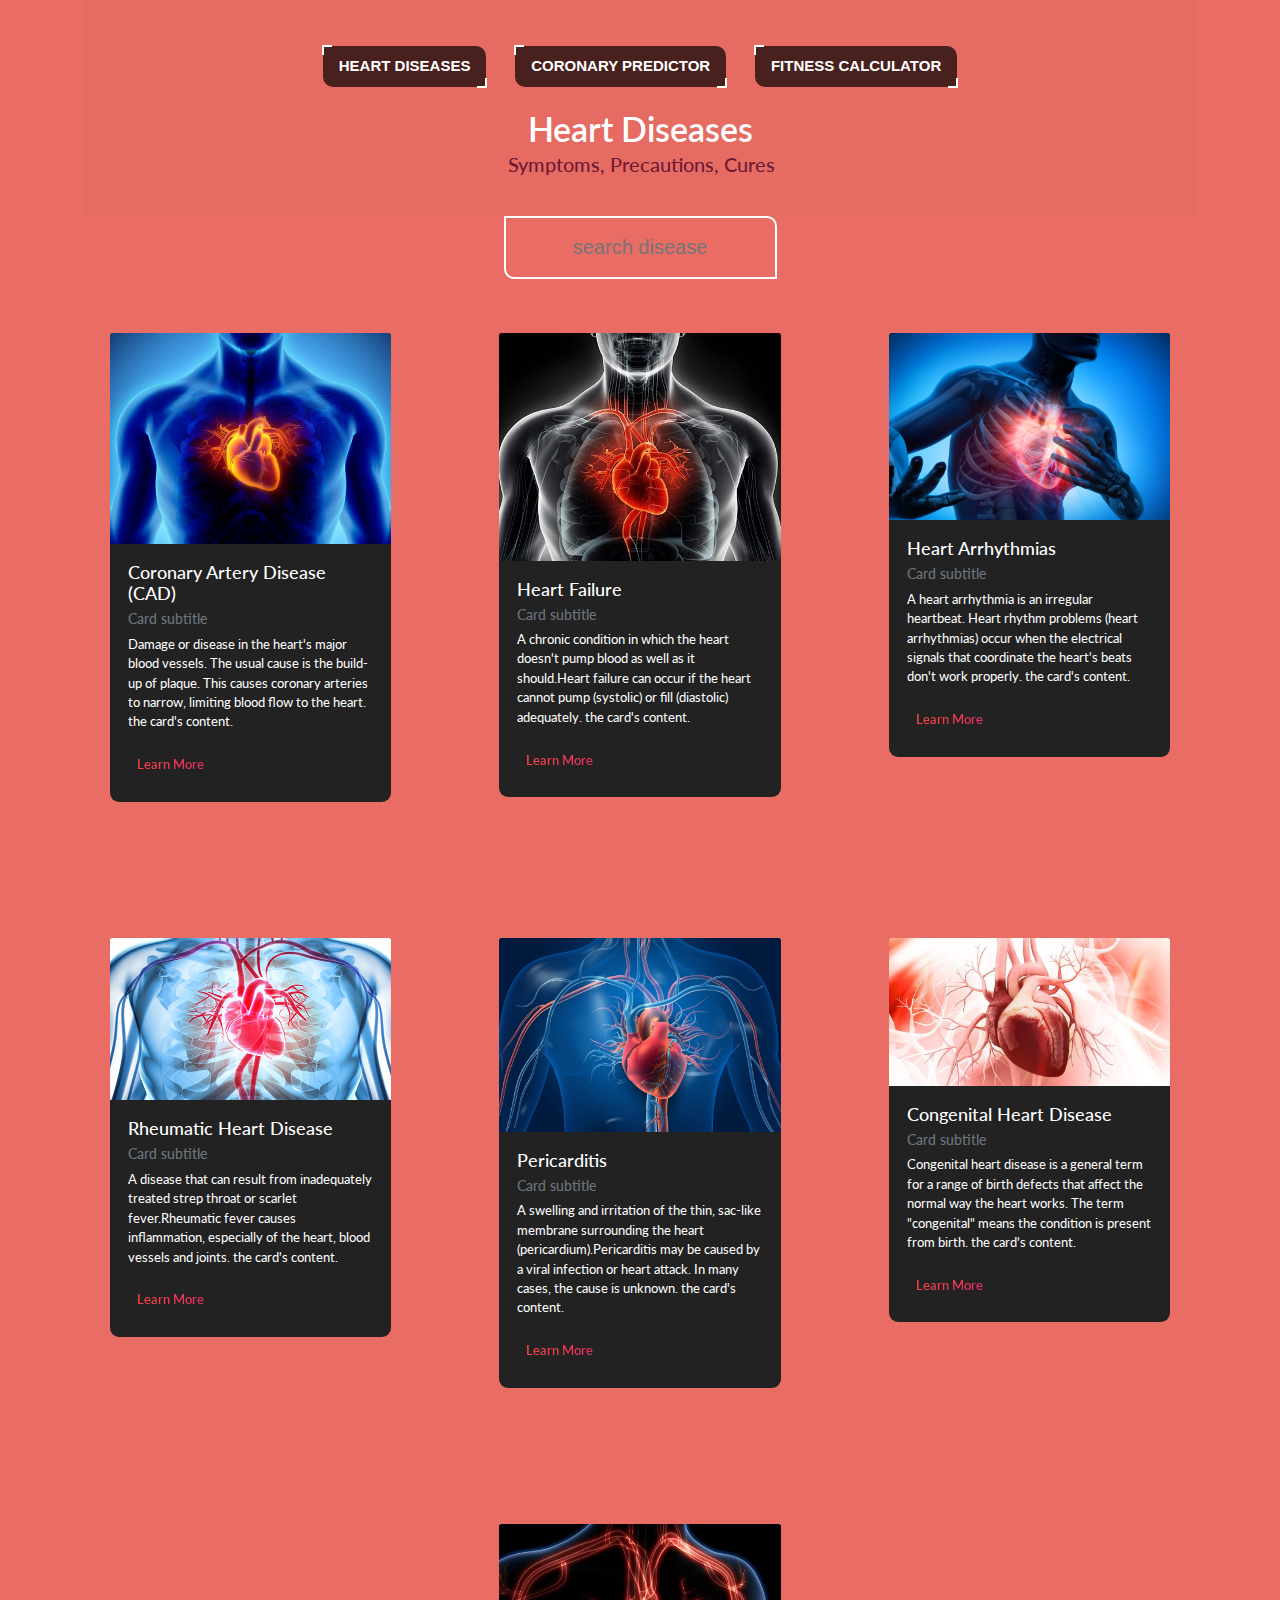
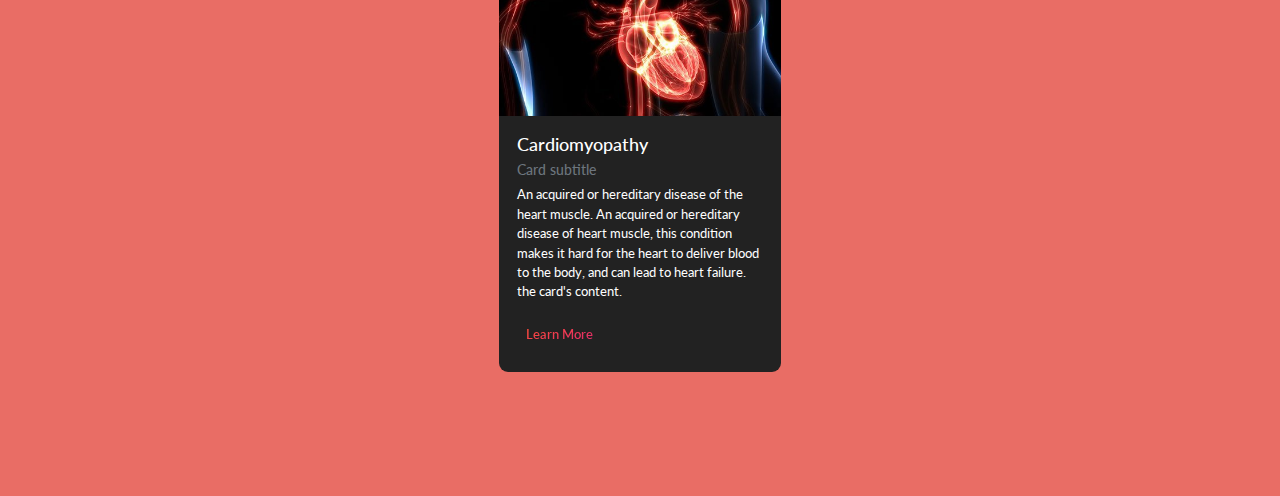
<file: index.html>
<!DOCTYPE html>
<html lang="en">

<head>
	<meta charset="UTF-8" />
	<meta name="viewport" content="width=device-width, initial-scale=1.0, maximum-scale=1.0, user-scalable=no">
	<link rel='stylesheet' href='https://cdnjs.cloudflare.com/ajax/libs/twitter-bootstrap/4.5.0/css/bootstrap.min.css'>
	<link rel="stylesheet" href="css/style.css">
	<link rel="icon" type="image/x-icon" href="img/favicon.png">
	<link rel="stylesheet" href="css/nav.css">
	<link rel="stylesheet" href="css/default.css">
	<title>Explore Disease</title>
</head>

<body>
	<div class="container">
		<header>
			<nav class="mobile-menu">
				<label for="show-menu" class="show-menu">
					<div class="lines"></div>
					<span style="color: #fff;">Heart Disease Prediction</span>
				</label>
				<input type="checkbox" id="show-menu">
				<ul class="nav_list" id="menu">
					<li class="nav_item"> <a href="index.html" class="nav_link active">Heart Diseases</a> </li>
					<li class="nav_item"> <a href="predictor.html" class="nav_link">Coronary Predictor</a> </li>
					<li class="nav_item"> <a href="calculator.html" class="nav_link">Fitness Calculator</a> </li>
				</ul>
			</nav>
			<h1>Heart Diseases</a><span>Symptoms, Precautions, Cures</span></h1>
		</header>

		<form id="live-search" action="" class="styled" method="post">
			<fieldset>
				<center>
					<input type="text" class="text-input" id="filter" placeholder="search disease" /> <span
						id="filter-count"></span>
				</center>
			</fieldset>
		</form>
	</div>
	<nav>
		<ul class="liveSearchBar">
			<li class="search">
				<div class="card"> <img src="img/cad.jpg" class="card-img-top" alt="...">
					<div class="card-body">
						<h5 class="card-title">Coronary Artery Disease (CAD)</h5>
						<h6 class="card-subtitle mb-2 text-muted">Card subtitle</h6>
						<p class="card-text">Damage or disease in the heart's major blood vessels.
							The usual cause is the build-up of plaque. This causes coronary arteries to narrow, limiting blood flow to the heart.
							the card's content.</p>
						<button class="modalbutton" href="#myModal1">Learn More</button>
			</li>
			<!-- The Modal -->
			<div id="myModal1" class="modal">
				<div class="modal-content">
					<div class="modal-header">
						<h2>Coronary Artery Disease (CAD)</h2> <span class="close"><b>×</b></span>
					</div>
					<div class="modal-body">
						<div class="symp">
							<h4>Symptoms</h4>
							<p>Chest pain or discomfort (angina)</p>
							<p>Weakness, light-headedness, nausea (feeling sick to your stomach), or a cold sweat.</p>
							<p>Pain or discomfort in the arms or shoulder.</p>
							<p>Shortness of breath.</p>
						</div>
						<div class="prec">
							<h4>Precautions</h4>
							<p>Lose weight.</p>
							<p>Lower blood pressure.</p>
							<p>Limit alcohol.</p>
							<p>Keep blood sugar under control.</p>
							<p>Reduce stress.</p>
						</div>
						<div class="hosp">
							<h4>Best Hospital in India</h4>
							<p>
								<iframe src="https://www.google.com/maps/embed?pb=!1m18!1m12!1m3!1d3666.923661029579!2d77.45598261419958!3d23.20945251514351!2m3!1f0!2f0!3f0!3m2!1i1024!2i768!4f13.1!3m3!1m2!1s0x397c43cd5a97dbd7%3A0xdbdb9ed3ed5b48c0!2sAll%20India%20Institute%20of%20Medical%20Science%20(AIIMS)%20Hospital!5e0!3m2!1sen!2sin!4v1650516600936!5m2!1sen!2sin" width="400" height="250" style="border:0;" allowfullscreen="" loading="lazy" referrerpolicy="no-referrer-when-downgrade"></iframe>
							</p>
						</div>
					</div>
				</div>
			</div>
			<li class="search">
				<div class="card"> <img src="img/heartfailure.jpg" class="card-img-top" alt="...">
					<div class="card-body">
						<h5 class="card-title">Heart Failure</h5>
						<h6 class="card-subtitle mb-2 text-muted">Card subtitle</h6>
						<p class="card-text">A chronic condition in which the heart doesn't pump blood as well as it should.Heart failure can occur if the heart cannot pump (systolic) or fill (diastolic) adequately.
							
							the card's content.</p>
						<button class="modalbutton" href="#myModal2">Learn More</button>
			</li>
			<!-- The Modal -->
			<div id="myModal2" class="modal">
				<div class="modal-content">
					<div class="modal-header">
						<h2>Heart Failure</h2> <span class="close"><b>×</b></span>
					</div>
					<div class="modal-body">
						<div class="symp">
							<h4>Symptoms</h4>
							<p>Chest pain or discomfort (angina)</p>
							<p>Weakness, light-headedness, nausea (feeling sick to your stomach), or a cold sweat.</p>
							<p>Pain or discomfort in the arms or shoulder.</p>
							<p>Shortness of breath.</p>
						</div>
						<div class="prec">
							<h4>Precautions</h4>
							<p>Lose weight.</p>
							<p>Lower blood pressure.</p>
							<p>Limit alcohol.</p>
							<p>Keep blood sugar under control.</p>
							<p>Reduce stress.</p>
						</div>
						<div class="hosp">
							<h4>Best Hospital in India</h4>
							<p>
								<iframe src="https://www.google.com/maps/embed?pb=!1m18!1m12!1m3!1d117289.27504106238!2d77.23803675820317!3d23.268915699999997!2m3!1f0!2f0!3f0!3m2!1i1024!2i768!4f13.1!3m3!1m2!1s0x397c676cfee9f67d%3A0x6b7522bbea93dd93!2sChirayu%20Medical%20College%20%26%20Hospital!5e0!3m2!1sen!2sin!4v1650516816257!5m2!1sen!2sin" width="400" height="250" style="border:0;" allowfullscreen="" loading="lazy" referrerpolicy="no-referrer-when-downgrade"></iframe>
							</p>
						</div>
					</div>
				</div>
			</div>
			<li class="search">
				<div class="card"> <img src="img/Arrhythmias.jpg" class="card-img-top" alt="...">
					<div class="card-body">
						<h5 class="card-title">Heart Arrhythmias</h5>
						<h6 class="card-subtitle mb-2 text-muted">Card subtitle</h6>
						<p class="card-text">A heart arrhythmia is an irregular heartbeat. Heart rhythm problems (heart arrhythmias) occur when the electrical signals that coordinate the heart's beats don't work properly.
							the card's content.</p>
						<button class="modalbutton" href="#myModal3">Learn More</button>
			</li>
			<!-- The Modal -->
			<div id="myModal3" class="modal">
				<div class="modal-content">
					<div class="modal-header">
						<h2>Heart Arrhythmias</h2> <span class="close"><b>×</b></span>
					</div>
					<div class="modal-body">
						<div class="symp">
							<h4>Symptoms</h4>
							<p>Chest pain or discomfort (angina)</p>
							<p>Weakness, light-headedness, nausea (feeling sick to your stomach), or a cold sweat.</p>
							<p>Pain or discomfort in the arms or shoulder.</p>
							<p>Shortness of breath.</p>
						</div>
						<div class="prec">
							<h4>Precautions</h4>
							<p>Lose weight.</p>
							<p>Lower blood pressure.</p>
							<p>Limit alcohol.</p>
							<p>Keep blood sugar under control.</p>
							<p>Reduce stress.</p>
						</div>
						<div class="hosp">
							<h4>Best Hospital in India</h4>
							<p>
								<iframe src="https://www.google.com/maps/embed?pb=!1m18!1m12!1m3!1d241522.05828000527!2d72.68736041640626!3d18.941033999999995!2m3!1f0!2f0!3f0!3m2!1i1024!2i768!4f13.1!3m3!1m2!1s0x3be7d1e00d250293%3A0xfebacae0844e5091!2sBombay%20Hospital%20%26%20Medical%20Research%20Centre!5e0!3m2!1sen!2sin!4v1650517066229!5m2!1sen!2sin" width="400" height="250" style="border:0;" allowfullscreen="" loading="lazy" referrerpolicy="no-referrer-when-downgrade"></iframe>
							</p>
						</div>
					</div>
				</div>
			</div>
			<li class="search">
				<div class="card"> <img src="img/Rheumatic.jpg" class="card-img-top" alt="...">
					<div class="card-body">
						<h5 class="card-title">Rheumatic Heart Disease</h5>
						<h6 class="card-subtitle mb-2 text-muted">Card subtitle</h6>
						<p class="card-text">A disease that can result from inadequately treated strep throat or scarlet fever.Rheumatic fever causes inflammation, especially of the heart, blood vessels and joints.
							the card's content.</p>
						<button class="modalbutton" href="#myModal4">Learn More</button>
			</li>
			<!-- The Modal -->
			<div id="myModal4" class="modal">
				<div class="modal-content">
					<div class="modal-header">
						<h2>Rheumatic Heart Disease</h2> <span class="close"><b>×</b></span>
					</div>
					<div class="modal-body">
						<div class="symp">
							<h4>Symptoms</h4>
							<p>Chest pain or discomfort (angina)</p>
							<p>Weakness, light-headedness, nausea (feeling sick to your stomach), or a cold sweat.</p>
							<p>Pain or discomfort in the arms or shoulder.</p>
							<p>Shortness of breath.</p>
						</div>
						<div class="prec">
							<h4>Precautions</h4>
							<p>Lose weight.</p>
							<p>Lower blood pressure.</p>
							<p>Limit alcohol.</p>
							<p>Keep blood sugar under control.</p>
							<p>Reduce stress.</p>
						</div>
						<div class="hosp">
							<h4>Best Hospital in India</h4>
							<p>
								<iframe src="https://www.google.com/maps/embed?pb=!1m18!1m12!1m3!1d235589.83858608032!2d75.71436601640625!3d22.6876476!2m3!1f0!2f0!3f0!3m2!1i1024!2i768!4f13.1!3m3!1m2!1s0x3962fd072fc57783%3A0x87cd7c50fde2db84!2sChoithram%20Hospital%20and%20Research%20Centre!5e0!3m2!1sen!2sin!4v1650517184687!5m2!1sen!2sin" width="600" height="450" style="border:0;" allowfullscreen="" loading="lazy" referrerpolicy="no-referrer-when-downgrade"></iframe>
							</p>
						</div>
					</div>
				</div>
			</div>
			<li class="search">
				<div class="card"> <img src="img/Pericarditis.jpg" class="card-img-top" alt="...">
					<div class="card-body">
						<h5 class="card-title">Pericarditis</h5>
						<h6 class="card-subtitle mb-2 text-muted">Card subtitle</h6>
						<p class="card-text">A swelling and irritation of the thin, sac-like membrane surrounding the heart (pericardium).Pericarditis may be caused by a viral infection or heart attack. In many cases, the cause is unknown.
							the card's content.</p>
						<button class="modalbutton" href="#myModal5">Learn More</button>
			</li>
			<!-- The Modal -->
			<div id="myModal5" class="modal">
				<div class="modal-content">
					<div class="modal-header">
						<h2>Pericarditis</h2> <span class="close"><b>×</b></span>
					</div>
					<div class="modal-body">
						<div class="symp">
							<h4>Symptoms</h4>
							<p>Chest pain or discomfort (angina)</p>
							<p>Weakness, light-headedness, nausea (feeling sick to your stomach), or a cold sweat.</p>
							<p>Pain or discomfort in the arms or shoulder.</p>
							<p>Shortness of breath.</p>
						</div>
						<div class="prec">
							<h4>Precautions</h4>
							<p>Lose weight.</p>
							<p>Lower blood pressure.</p>
							<p>Limit alcohol.</p>
							<p>Keep blood sugar under control.</p>
							<p>Reduce stress.</p>
						</div>
						<div class="hosp">
							<h4>Best Hospital in India</h4>
							<p>
								<iframe src="https://www.google.com/maps/embed?pb=!1m18!1m12!1m3!1d120695.3663901103!2d72.88113519585944!3d19.03160683899476!2m3!1f0!2f0!3f0!3m2!1i1024!2i768!4f13.1!3m3!1m2!1s0x3be7cf5cb4cef931%3A0xa39dd0076d8dbb5e!2sTata%20Memorial%20Hospital!5e0!3m2!1sen!2sin!4v1650517534668!5m2!1sen!2sin" width="400" height="250" style="border:0;" allowfullscreen="" loading="lazy" referrerpolicy="no-referrer-when-downgrade"></iframe>
							</p>
						</div>
					</div>
				</div>
			</div>
			<li class="search">
				<div class="card"> <img src="img/chd.jpg" class="card-img-top" alt="...">
					<div class="card-body">
						<h5 class="card-title">Congenital Heart Disease</h5>
						<h6 class="card-subtitle mb-2 text-muted">Card subtitle</h6>
						<p class="card-text">Congenital heart disease is a general term for a range of birth defects that affect the normal way the heart works. The term "congenital" means the condition is present from birth. 
							the card's content.</p>
						<button class="modalbutton" href="#myModal6">Learn More</button>
			</li>
			<!-- The Modal -->
			<div id="myModal6" class="modal">
				<div class="modal-content">
					<div class="modal-header">
						<h2>Congenital Heart Disease</h2> <span class="close"><b>×</b></span>
					</div>
					<div class="modal-body">
						<div class="symp">
							<h4>Symptoms</h4>
							<p>Chest pain or discomfort (angina)</p>
							<p>Weakness, light-headedness, nausea (feeling sick to your stomach), or a cold sweat.</p>
							<p>Pain or discomfort in the arms or shoulder.</p>
							<p>Shortness of breath.</p>
						</div>
						<div class="prec">
							<h4>Precautions</h4>
							<p>Lose weight.</p>
							<p>Lower blood pressure.</p>
							<p>Limit alcohol.</p>
							<p>Keep blood sugar under control.</p>
							<p>Reduce stress.</p>
						</div>
						<div class="hosp">
							<h4>Best Hospital in India</h4>
							<p>
								<iframe src="https://www.google.com/maps/embed?pb=!1m18!1m12!1m3!1d121048.8192093511!2d73.74931703753448!3d18.53904000596947!2m3!1f0!2f0!3f0!3m2!1i1024!2i768!4f13.1!3m3!1m2!1s0x3bc2c080b5a1ac0b%3A0xdfdf8b393abef469!2sDeccan%20Hardikar%20Hospital.!5e0!3m2!1sen!2sin!4v1650517668479!5m2!1sen!2sin" width="400" height="250" style="border:0;" allowfullscreen="" loading="lazy" referrerpolicy="no-referrer-when-downgrade"></iframe>
							</p>
						</div>
					</div>
				</div>
			</div>
			<li class="search">
				<div class="card"> <img src="img/cardiomyopathy.jpg" class="card-img-top" alt="...">
					<div class="card-body">
						<h5 class="card-title">Cardiomyopathy</h5>
						<h6 class="card-subtitle mb-2 text-muted">Card subtitle</h6>
						<p class="card-text">An acquired or hereditary disease of the heart muscle.
							An acquired or hereditary disease of heart muscle, this condition makes it hard for the heart to deliver blood to the body, and can lead to heart failure.
							the card's content.</p>
						<button class="modalbutton" href="#myModal7">Learn More</button>
			</li>
			<!-- The Modal -->
			<div id="myModal7" class="modal">
				<div class="modal-content">
					<div class="modal-header">
						<h2>Cardiomyopathy</h2> <span class="close"><b>×</b></span>
					</div>
					<div class="modal-body">
						<div class="symp">
							<h4>Symptoms</h4>
							<p>Chest pain or discomfort (angina)</p>
							<p>Weakness, light-headedness, nausea (feeling sick to your stomach), or a cold sweat.</p>
							<p>Pain or discomfort in the arms or shoulder.</p>
							<p>Shortness of breath.</p>
						</div>
						<div class="prec">
							<h4>Precautions</h4>
							<p>Lose weight.</p>
							<p>Lower blood pressure.</p>
							<p>Limit alcohol.</p>
							<p>Keep blood sugar under control.</p>
							<p>Reduce stress.</p>
						</div>
						<div class="hosp">
							<h4>Best Hospital in India</h4>
							<p>
								<iframe src="https://www.google.com/maps/embed?pb=!1m18!1m12!1m3!1d7961651.828582592!2d73.066627925!3d13.002184899999996!2m3!1f0!2f0!3f0!3m2!1i1024!2i768!4f13.1!3m3!1m2!1s0x3bae3d9b1881ccf5%3A0x99e927bc3d89ce3c!2sFortis%20Hospital%20Rajajinagar%20%7C%20Best%20Hospital%20in%20Bangalore%2C%20Karnataka!5e0!3m2!1sen!2sin!4v1650517801290!5m2!1sen!2sin" width="400" height="250" style="border:0;" allowfullscreen="" loading="lazy" referrerpolicy="no-referrer-when-downgrade"></iframe>
							</p>
						</div>
					</div>
				</div>
			</div>
		</ul>
	</nav>
	<p id="cond" style="display: flex; 
         justify-content: center; 
         margin-top: 3vh; 
         font-size: 3vh;
         font-weight: 600;">
	</p>

	<!-- Scripts -->
	<!-- <script src='https://cdnjs.cloudflare.com/ajax/libs/twitter-bootstrap/4.5.2/js/bootstrap.min.js'></script> -->
	<script src='https://cdnjs.cloudflare.com/ajax/libs/jquery/3.5.1/jquery.min.js'></script>
	<script src='https://cdnjs.cloudflare.com/ajax/libs/popper.js/2.5.2/umd/popper.min.js'></script>
	<script src='https://ajax.googleapis.com/ajax/libs/jquery/1.11.3/jquery.min.js'></script>
	<script src="js/custom.js"></script>
	<script src="js/search.js"></script>
</body>

</html>
</file>
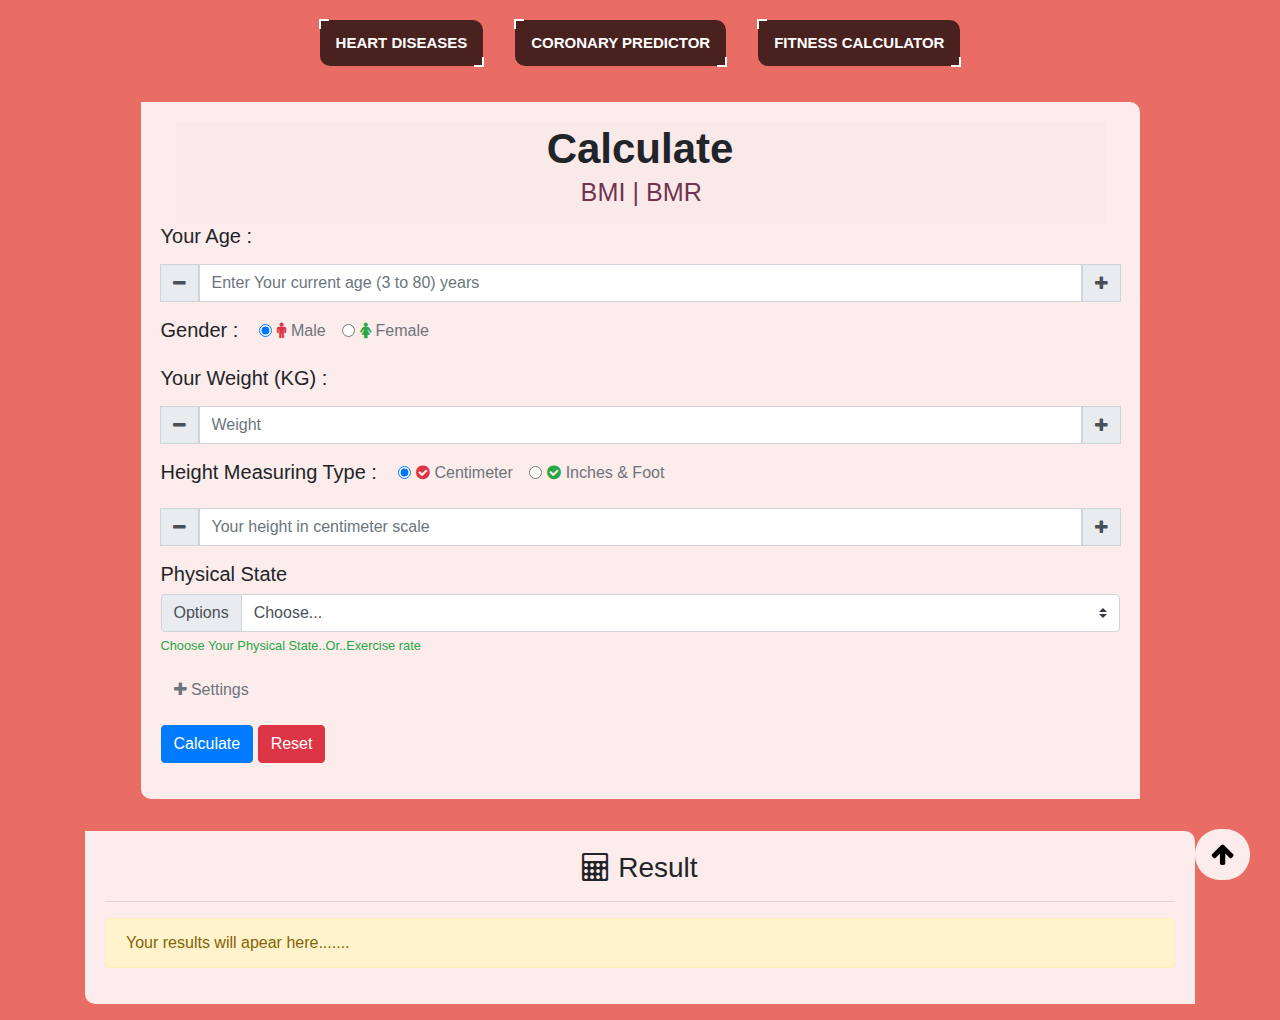
<file: calculator.html>
<!doctype html>
<html lang="en">

<head>
    <!-- Required meta tags -->
    <meta charset="utf-8">
    <meta name="viewport" content="width=device-width, initial-scale=1, shrink-to-fit=no">
    <link rel="stylesheet" href="https://stackpath.bootstrapcdn.com/bootstrap/4.5.2/css/bootstrap.min.css"
        integrity="sha384-JcKb8q3iqJ61gNV9KGb8thSsNjpSL0n8PARn9HuZOnIxN0hoP+VmmDGMN5t9UJ0Z" crossorigin="anonymous">
    <link rel="stylesheet" href="https://cdnjs.cloudflare.com/ajax/libs/font-awesome/4.7.0/css/font-awesome.min.css">
    <link rel="stylesheet" href="css/healthcalculator.css">
    <link rel="stylesheet" href="css/nav.css">
    <link rel="icon" type="image/x-icon" href="img/favicon.png">
    <title>Health Calculator</title>
</head>

<body>
    <header>
        <nav class="mobile-menu">
            <label for="show-menu" class="show-menu">
                <div class="lines"></div>
                <span style="color: #fff;">Heart Disease Prediction</span>
            </label>
            <input type="checkbox" id="show-menu">
            <ul class="nav_list" id="menu">
                <li class="nav_item"> <a href="index.html" class="nav_link active">Heart Diseases</a> </li>
                <li class="nav_item"> <a href="predictor.html" class="nav_link">Coronary Predictor</a> </li>
                <li class="nav_item"> <a href="calculator.html" class="nav_link">Fitness Calculator</a> </li>
            </ul>
        </nav>
    </header>
    <!-- !Scroll top button -->
    <button id="topBtn" title="Go to top"><i class="fa fa-arrow-up"></i></button>
    <form id="inputForm">
        <div class="container d-flex justify-content-center align-content-center flex-column flex-wrap">
            <div class="card my-3 box-shadow">
                <div class="card-body">
                    <div class="container demo-1">
                        <header style="padding: 0px;">
                            <h1>Calculate</a><span>BMI | BMR</span></h1>
                        </header>
                    </div>
                    <!-- Toggle switch -->
                    <!-- !Input for Age -->
                    <div id="ageBox">
                        <h5 class="card-title">Your Age : </h5>
                        <div class="input-group mb-3 my-3">
                            <div class="input-group-append valChanger">
                                <span class="input-group-text" style="cursor: pointer;"
                                    onclick="document.getElementById('inputAge').value--"><i
                                        class="fa fa-minus"></i></span>
                            </div>
                            <input type="number" class="form-control"
                                placeholder="Enter Your current age (3 to 80) years" id="inputAge" min="3" max="80"
                                aria-label="Age" required>
                            <div class="input-group-prepend valChanger">
                                <span class="input-group-text" style="cursor: pointer;"
                                    onclick="document.getElementById('inputAge').value++"><i
                                        class="fa fa-plus"></i></span>
                            </div>
                        </div>
                    </div>
                    <!-- !Input for Gender -->
                    <div class="my-3 mx-auto d-block" aria-required="true" id="gender">
                        <h5 class="d-inline-block">Gender : &nbsp;&nbsp;</h5>
                        <div class="form-check form-check-inline">
                            <input class="form-check-input" type="radio" name="gender" id="male" checked value="male">
                            <label class="form-check-label font-weight-bolder text-muted" for="male"
                                aria-checked="true"><i class="fa fa-male text-danger"></i> Male</label>
                        </div>
                        <div class="form-check form-check-inline">
                            <input class="form-check-input" type="radio" name="gender" id="female" value="female">
                            <label class="form-check-label font-weight-bolder text-muted" for="female"><i
                                    class="fa fa-female text-success"></i> Female</label>
                        </div>
                    </div>
                    <!-- !Input for Weight -->
                    <div id="ageBox">
                        <h5 class="card-title">Your Weight (KG) : </h5>
                        <div class="input-group mb-3 my-3">
                            <div class="input-group-append valChanger">
                                <span class="input-group-text" style="cursor: pointer;"
                                    onclick="document.getElementById('inputWeight').value--"><i
                                        class="fa fa-minus"></i></span>
                            </div>
                            <input type="number" class="form-control" placeholder="Weight" id="inputWeight" min="5"
                                max="200" aria-label="weight" required>
                            <div class="input-group-prepend valChanger">
                                <span class="input-group-text" style="cursor: pointer;"
                                    onclick="document.getElementById('inputWeight').value++"><i
                                        class="fa fa-plus"></i></span>
                            </div>
                        </div>
                    </div>
                    <!-- !Input for Height -->
                    <div class="my-3 mx-auto d-block" id="HeightBox">
                        <h5 class="d-inline-block">Height Measuring Type : &nbsp;&nbsp;</h5>
                        <div class="form-check form-check-inline">
                            <input class="form-check-input" type="radio" name="heightType" id="centimeter" checked
                                value="centimeter">
                            <label class="form-check-label font-weight-bolder text-muted" for="centimeter"
                                aria-checked="true"><i class="fa fa-check-circle text-danger"></i> Centimeter</label>
                        </div>
                        <div class="form-check form-check-inline">
                            <input class="form-check-input" type="radio" name="heightType" id="inches&foot"
                                value="inches&foot">
                            <label class="form-check-label font-weight-bolder text-muted" for="inches&foot"><i
                                    class="fa fa-check-circle text-success"></i> Inches & Foot</label>
                        </div>
                    </div>
                    <!-- TODO: Centimeter Box -->
                    <div id="centimeterBox">
                        <div class="input-group mb-3 my-3">
                            <div class="input-group-append valChanger">
                                <span class="input-group-text" style="cursor: pointer;"
                                    onclick="document.getElementById('inputCentimeter').value--"><i
                                        class="fa fa-minus"></i></span>
                            </div>
                            <input type="number" class="form-control" placeholder="Your height in centimeter scale"
                                id="inputCentimeter" min="1" aria-label="Amount (to the nearest dollar)">
                            <div class="input-group-prepend valChanger">
                                <span class="input-group-text" style="cursor: pointer;"
                                    onclick="document.getElementById('inputCentimeter').value++"><i
                                        class="fa fa-plus"></i></span>
                            </div>
                        </div>
                    </div>
                    <div id="inchBox" style="display: none;">
                        <div class="input-group mb-3 my-3">
                            <!-- TODO: Foots -->
                            <div class="input-group-append valChanger">
                                <span class="input-group-text" style="cursor: pointer;"
                                    onclick="document.getElementById('inputFoot').value--" style="font-size: 20px;"><i
                                        class="fa fa-minus"></i></span>
                            </div>
                            <input type="number" id="inputFoot" min="1" max="8" placeholder="Foot" class="form-control"
                                required />
                            <div class="input-group-prepend valChanger" style="margin-right: 10px;">
                                <span class="input-group-text" style="cursor: pointer;"
                                    onclick="document.getElementById('inputFoot').value++"><i
                                        class="fa fa-plus"></i></span>
                            </div>

                            <!-- TODO: Inches -->
                            <div class="input-group-append valChanger">
                                <span class="input-group-text" style="cursor: pointer;"
                                    onclick="document.getElementById('inputInch').value--" style="font-size: 20px;"><i
                                        class="fa fa-minus"></i></span>
                            </div>
                            <input type="number" id="inputInch" min="0" max="12" placeholder="Inches"
                                class="form-control" required />
                            <div class="input-group-prepend valChanger">
                                <span class="input-group-text" style="cursor: pointer;"
                                    onclick="document.getElementById('inputInch').value++"><i
                                        class="fa fa-plus"></i></span>
                            </div>
                        </div>
                    </div>
                    <!-- !State of health input -->
                    <div class="mb-3">
                        <h5>Physical State</h5>
                        <div class="input-group is-valid">
                            <div class="input-group-prepend">
                                <label class="input-group-text" for="physicalState">Options</label>
                            </div>
                            <select class="custom-select" id="physicalState" required>
                                <option value="none">Choose...</option>
                                <option value="low"> Low - no exercise: I am not hardworking
                                </option>
                                <option value="normal"> Normal - light exercise: Light hardworking, 2-3 days a week
                                    Do sports or exercise </option>
                                <option value="medium"> Medium - moderate exercise: hardworking, plenty 2-3 days a week
                                    Do sports or exercise </option>
                                <option value="high"> High - very active: hardworking, plenty every day of the week
                                    Do sports-exercise </option>
                                <option value="veryHigh"> Very High - extra active: Very hardworking, lots of exercise
                                    and
                                    Do the gym </option>
                            </select>
                        </div>
                        <div class="valid-feedback">
                            Choose Your Physical State..Or..Exercise rate
                        </div>
                    </div>
                    <div id="settings d-flex justify-content-center align-content-center">
                        <button id="settingsBtn" class="link btn text-info text-muted font-weight-bolder"><i
                                class="fa fa-plus"></i> Settings</button>
                    </div>

                    <!-- !More settings Content -->
                    <div id="settingSection" style="display: none;">
                        <div class="my-3 mx-auto" id="calculateType">
                            <h5 class="d-block">Calculate : &nbsp;&nbsp;</h5>
                            <div class="form-check">
                                <input class="form-check-input" type="radio" name="calculate" id="bmr" value="bmr">
                                <label class="form-check-label font-weight-bolder text-muted" for="bmr"
                                    aria-checked="true"><i class="fa fa-copy text-danger"></i> Calories & BMR</label>
                            </div>
                            <div class="form-check">
                                <input class="form-check-input" type="radio" name="calculate" id="bmi" value="bmi">
                                <label class="form-check-label font-weight-bolder text-muted" for="bmi"
                                    aria-checked="true"><i class="fa fa-codepen text-warning"></i> Only BMI</label>
                            </div>
                            <div class="form-check">
                                <input class="form-check-input" type="radio" name="calculate" id="all" checked
                                    value="all">
                                <label class="form-check-label font-weight-bolder text-muted" for="all"><i
                                        class="fa fa-check text-success"></i> All</label>
                            </div>
                        </div>

                        <!-- //results type -->
                        <div class="my-3 mx-auto" id="resultType">
                            <h5 class="d-block">Result in (for BMR) : &nbsp;&nbsp;</h5>
                            <div class="form-check">
                                <input class="form-check-input" type="radio" name="resultIn" id="calories"
                                    value="calories" class="resultType" checked>
                                <label class="form-check-label font-weight-bolder text-muted" for="calories"
                                    aria-checked="true"><i class="fa fa-pencil-square-o text-danger"></i>
                                    Calories</label>
                            </div>
                            <div class="form-check">
                                <input class="form-check-input" type="radio" name="resultIn" id="kiloJoules"
                                    value="kiloJoules" class="resultType">
                                <label class="form-check-label font-weight-bolder text-muted" for="kiloJoules"
                                    aria-checked="true"><i class="fa fa-pencil-square-o text-warning"></i>
                                    KiloJoules</label>
                            </div>
                        </div>
                    </div>

                    <!-- !Calculate & Reset button  -->
                    <div class="my-3">
                        <button class="btn btn-primary" type="submit" id="calculate">Calculate</button>
                        <button class="btn btn-danger" type="reset"
                            onclick="document.getElementById('inputForm').reset()">Reset</button>
                    </div>

                    <!-- !Success Alert Section -->
                    <div class="alert alert-success alert-dismissible sticky-top fade show" style="display: none;"
                        id="successAlert" role="alert">
                        <strong>Successfully calculated!</strong> Check Your <a href="#resultBox"
                            class="link">result</a>
                        <button type="button" class="close" data-dismiss="alert" aria-label="Close">
                            <span aria-hidden="true">&times;</span>
                        </button>
                    </div>

                    <!-- !Error Alert Section -->
                    <div class="alert alert-danger alert-dismissible sticky-top fade show" style="display: none;"
                        id="errorAlert" role="alert">
                        <strong>Error!</strong> Please Fill in the Form or enter valid values to calculate your health
                        statistics
                        <button type="button" class="close" data-dismiss="alert" aria-label="Close">
                            <span aria-hidden="true">&times;</span>
                        </button>
                    </div>

                </div>
            </div>
    </form>

    <!-- !The result -->
    <div class="card my-3 box-shadow" style="width: 100%;" id="resultBox">
        <div class="card-body">
            <h3 class="card-title text-center"><i class="fa fa-calculator"></i> Result</h3>
            <hr>

            <!-- !Navigator for results -->


            <div id="result">
                <p class="alert alert-warning d-block font-weight-bolder">Your results will
                    apear here.......</p>
            </div>

            <!-- TODO: Daily Calorie need Calculate Section -->
            <div id="calorieSection">
            </div>

            <!-- TODO: Result Health Section -->
            <div id="healthSection">
            </div>

            <!-- !Buttons -->
            <div class="d-block position-relative" style="bottom: 0px;" id="buttons">
            </div>
        </div>
    </div>


    <script src="js/healthcalculator.js"></script>
    <!-- jQuery first, then Popper.js, then Bootstrap JS -->
    <script src="https://code.jquery.com/jquery-3.5.1.slim.min.js"
        integrity="sha384-DfXdz2htPH0lsSSs5nCTpuj/zy4C+OGpamoFVy38MVBnE+IbbVYUew+OrCXaRkfj"
        crossorigin="anonymous"></script>
    <script src="https://cdn.jsdelivr.net/npm/popper.js@1.16.1/dist/umd/popper.min.js"
        integrity="sha384-9/reFTGAW83EW2RDu2S0VKaIzap3H66lZH81PoYlFhbGU+6BZp6G7niu735Sk7lN"
        crossorigin="anonymous"></script>
    <script src="https://stackpath.bootstrapcdn.com/bootstrap/4.5.2/js/bootstrap.min.js"
        integrity="sha384-B4gt1jrGC7Jh4AgTPSdUtOBvfO8shuf57BaghqFfPlYxofvL8/KUEfYiJOMMV+rV"
        crossorigin="anonymous"></script>
</body>

</html>
</file>
<file: css/style.css>
:root {
  --gradient: linear-gradient(to left top, #DD2476 10%, #FF512F 90%) !important;
}

.card {
  background: #222;
    border: none;
    color: rgb(255 255 255);
    margin-bottom: 2rem;
    border-radius: 9px !important;
    max-width: 22vw;
}

@media screen and (max-width: 472px) {
	.card {
		min-width: 80vw;
	}
}
@media screen and (max-width: 990px) {
  .container{
    max-width: 765px;
  }
	.card {
		max-width: 28vw;
	}
}
button.modalbutton {
  font-weight: 600;
  border: none;
  border-image-slice: 1;
  background: var(--gradient) !important;
  -webkit-background-clip: text !important;
  -webkit-text-fill-color: transparent !important;
  border-image-source: var(--gradient) !important;
  text-decoration: none;
  transition: all .5s ease;
  padding: 1vh;
  border-radius: 25px;
}

button.modalbutton:hover, button.modalbutton:focus {
      background: var(--gradient) !important;
  -webkit-background-clip: none !important;
  -webkit-text-fill-color: #fff !important;
  box-shadow: #222 1px 0 10px;
  border: none;
  text-decoration: none;
  padding: 1vh;
  border-radius: 25px;
}
.modal {
  display: none; /* Hidden by default */
  position: fixed;
  z-index: 1;
  padding-top: 20vh;
  left: 0;
  top: 0;
  width: 100%;
  height: 100%;
  overflow: auto;
  background-color: rgb(0,0,0);
  background-color: rgba(0,0,0,0.4);
}
.modal-content {
  position: relative;
    background-color: #fefefe;
    color: #000;
    margin: auto;
    padding: 0;
    border: none;
    width: 80%;
    box-shadow: 0 4px 8px 0 rgb(0 0 0 / 20%), 0 6px 20px 0 rgb(0 0 0 / 19%);
    -webkit-animation-name: animatetop;
    -webkit-animation-duration: 0.4s;
    animation-name: animatetop;
    animation-duration: 0.4s;
}

@-webkit-keyframes animatetop {
  from {top:-300px; opacity:0}
  to {top:0; opacity:1}
}
@keyframes animatetop {
  from {top:-300px; opacity:0}
  to {top:0; opacity:1}
}
.close {
  color: white;
  float: right;
  font-size: 28px;
  font-weight: bold;
  opacity: 100%;
}
.close:hover,
.close:focus {
  color: #000;
  text-decoration: none;
  cursor: pointer;
}
.modal-header {
  padding: 2px 16px;
  background-color: #e96e65de;
  color: rgb(0, 0, 0);
  
}
.modal-body{
  padding: 2px 16px;
    display: flex;
    flex-wrap: wrap;
    justify-content: space-around;
    align-content: center;
}
.liveSearchBar{
  display: flex;
justify-content: center;
flex-wrap: wrap;
}
.liveSearchBar, .liveSearchBar li .search{
margin:0;
padding:0;
list-style:none;
}
.liveSearchBar, .liveSearchBar li .search a{
color:rgb(0, 0, 0) !important;
text-decoration:none;
}
a{
color: black;
}
#live-search fieldset{
border:0;
padding-left:0;
}
:focus{
outline:none;
}
.text-input{
height: 7vh;
background: none;
border: 2px solid #ffffff;
padding: 2px;
font-family: sans-serif;
font-size: 20px;
color: rgb(0, 0, 0);
margin-left: 1vw;
margin-right: 1vw;
text-align: center;
max-width: 70vw;
border-bottom-left-radius: 10px;
border-top-right-radius: 10px;
}
.search{
margin: 3vh;
padding: 3vh;
}
.symp{
  max-width: 20vw;
}
.prec{
  max-width: 20vw;
}
@media screen and (max-width: 600px) {
  .modal-body{
    flex-direction: column;
  }
  .symp{
    max-width: 100%;
  }
  .prec{
    max-width: 100%;
  }
	iframe {
		max-width: 65vw;
    max-height: 80vh

	}
}
</file>
<file: css/nav.css>
.main,
.container > header {
	margin: 0 auto;
	padding: 2em;
}
.mobile-menu {
	display:block;
	line-height: 1.6em;
	font-weight: 400;
	width:100%;
	text-align:center;
	  position: relative;
	margin-top:20px;
  }
  .mobile-menu ul {
	  list-style-type:none;
	margin: 0 auto;
	margin-bottom: 20px;
	padding-left:0;
	text-align:center;
	width:100%;
  }
  .mobile-menu li {
	  display:inline-block;
  }
  .mobile-menu li a {
	  display:block;
	  text-align: center;
	  font-family: "Helvetica Neue", Helvetica, Arial, sans-serif;
	  color: #fff;
	text-transform:uppercase;
	  text-decoration: none;
	margin-left:0px;
  -webkit-transition: all 0.4s ease 0s;
  -moz-transition: all 0.4s ease 0s;
  -ms-transition: all 0.4s ease 0s;
  -o-transition: all 0.4s ease 0s;
  transition: all 0.4s ease 0s;
  }
  .mobile-menu li:hover ul a {
	  background: #f3f3f3;
	  color: #2f3036;
	  height: 40px;
	  line-height: 40px;
  }
  .mobile-menu li ul {
	  display: none;
  }
  .mobile-menu li ul li {
	  display: block;
	  float: none;
  }
  .mobile-menu li ul li a {
	  width: auto;
	  min-width: 100px;
	  padding: 0 20px;
  }
  .mobile-menu .show-menu {
	  text-decoration: none;
	  color: #fff;
	  text-align: center;
	  padding: 10px 15px;
	  display: none;
	cursor: pointer;
	text-transform: uppercase;
	background-color: #0000009d;
  }
  .mobile-menu .show-menu span{
	 padding-left: 25px;
  }
  .mobile-menu input[type=checkbox]{
	  display: none;
  }
  .mobile-menu input[type=checkbox]:checked ~ #menu{
	  display: block;
  }
  
  
  @media screen and (max-width : 800px){
	.mobile-menu .lines {
	  border-bottom: 15px double #f8f8f8; 
	  border-top: 5px solid #f8f8f8; 
	  content:"";
	  height: 4vh; 
	  width:20px;
	  padding-right:15px;
	float: right;
  }
	  .mobile-menu ul {
		  position: static;
		  display: none;
	  }
	  .mobile-menu li {
		  margin-bottom: 1px;
	  }
	  .mobile-menu ul li, .mobile-menu li a {
		  width: 100%;
	  }
	  .mobile-menu .show-menu {
		  display:block;
	  }
  }
  .nav {
	height: 3rem;
	display: flex;
	justify-content: space-between;
	align-items: center;
  }
  @media screen and (max-width: 768px) {
	.nav_menu {
	  position: fixed;
	  top: 3rem;
	  right: -200%;
	  width: 100%;
	  height: 100%;
	  padding-top: 2rem;
	  box-shadow: -10px 0px 30px -15px rgba(2, 12, 27, 0.7);
	  transition: 0.5s;
	  z-index: 1;
	}
  }
  .nav_item {
	margin-bottom: 2rem;
	list-style: none;
  }
  .nav_link {
	cursor: pointer;
	color: rgb(255, 255, 255);
	position: relative;
	padding: 10px 16px;
	background: rgba(0, 0, 0, 0.685);
	font-size: 15px;
	font-weight: 700;
	transition: all 1s;
	text-decoration: none;
	border-bottom-left-radius: 10px;
    border-top-right-radius: 10px;
  }
  .nav_link:after, .nav_link:before {
	content: " ";
	width: 10px;
	height: 10px;
	position: absolute;
	border: 0px solid rgb(255, 255, 255);
	transition: all 1s;
  }
  .nav_link:after {
	top: -1px;
	left: -1px;
	border-top: 2px solid rgb(255, 255, 255);
	border-left: 2px solid rgb(255, 255, 255);
  }
  .nav_link:before {
	bottom: -1px;
	right: -1px;
	border-bottom: 2px solid rgb(255, 255, 255);
	border-right: 2px solid rgb(255, 255, 255);
  }
  .nav_link:hover {
	border-top-right-radius: 0px;
	border-bottom-left-radius: 0px;
	border-bottom-left-radius: 10px;
    border-top-right-radius: 10px;
  }
  .nav_link:hover:before, .nav_link:hover:after {
	width: 100%;
	height: 100%;
	border-bottom-left-radius: 10px;
    border-top-right-radius: 10px;
  }

  @media screen and (min-width: 768px) {
	body {
	  margin: 0;
	}
	.nav {
	  height: 4rem;
	  margin-right: 1rem;
	}
	.nav_list {
	  display: flex;
	  justify-content: center;
	}
	.nav_item {
	  margin-left: 1rem;
	  margin-bottom: 0;
	}
  }
  
  @media screen and (min-width: 1024px) {
	.nav_menu {
	  position: relative;
	  width: 100%;
	  padding-top: 30px;
	  padding-bottom: 10px;
	}
	}
	.nav_item {
	  padding-right: 1rem;
	  font-size: 1.1rem;
	}
	.container > header {
		text-align: center;
		background: rgba(0,0,0,0.01);
	}
	.container > header h1 {
		font-size: 2.625em;
		line-height: 1.3;
		margin: 0;
		font-weight: 600;
	}
	.container > header span {
		display: block;
		font-size: 60%;
		color: rgb(83 8 45 / 84%);
		padding: 0 0 0.6em 0.1em;
		font-weight: 500;
	}
</file>
<file: css/default.css>
@import url(https://fonts.googleapis.com/css?family=Lato:300,400,700);

*, *:after, *:before { 
	-webkit-box-sizing: border-box; 
	-moz-box-sizing: border-box; 
	box-sizing: border-box; 
}
body, html { 
	font-size: 90%; 
	padding: 0; 
	margin: 0;
}
.clearfix:before, .clearfix:after { 
	content: " "; 
	display: table; 
}
.clearfix:after { clear: both; }

body {
	font-weight:500;
	font-family: 'Lato', Calibri, Arial, sans-serif;
	background: #E96D65;
	color: rgb(255, 255, 255);
	font-weight: 400;
	overflow-x: hidden;
	overscroll-behavior-y: contain;
	touch-action: manipulation;
}
a {
	color: #888;
	text-decoration: none;
}
a:hover,
a:active {
	color: #333;
}

.main {
	max-width: 90vw;
}

.mainpage{
	display: flex;
	justify-content: center;
}
.img{
	margin-left: auto;
    margin-right: auto;
	display: flex;
	justify-content: center;
}
@media screen and (max-width: 768px) {
.img{
	display: none;
}
}
</file>
<file: css/healthcalculator.css>
body {
	background: #E96D65;
	font-weight: 300;
	overflow-x: hidden;
	overscroll-behavior-y: contain;
	touch-action: manipulation;
}

.box-shadow:hover {
    box-shadow: 0px 8px 16px rgba(0, 0, 0, 0.2);
}

#navbar {
    transition: top 0.3s;
}

#topBtn {
    position: fixed;
    bottom: 20px;
    right: 30px;
    z-index: 99;
    font-size: 25px;
    border: none;
    outline: none;
    background-color: rgba(255, 255, 255, 0.87);
    color: black;
    cursor: pointer;
    padding: 7px 16px;
    border-radius: 25px;
}
.card{
    width: 90%;
    margin-left: auto;
    margin-right: auto;
    position: relative;
    display: flex;
    flex-direction: column;
    word-wrap: break-word;
    background-color: rgba(255, 255, 255, 0.87);
    background-clip: border-box;
    border: none;
    border-radius: 0px;
    border-bottom-left-radius: 10px;
    border-top-right-radius: 10px;
}

@media screen and (min-width: 462px) {
    span#calorieResult,
    sup>i.fa {
        font-size: 2.5rem !important;
    }
    #SD {
        font-size: 1.5rem;
    }
    h5.responsive {
        font-size: 1rem !important;
    }
}

@media screen and (max-width: 504px) and (min-width: 376px) {
    .heading {
        display: none;
    }
    #calorieResult,
    sup>i.fa {
        font-size: 1.41rem !important
    }
    h5#SD {
        font-size: 14px !important;
        margin-top: 6px;
    }
    sub.lg {
        display: none;
    }
    h5.d-inline-block {
        font-size: 1rem;
    }
}

@media screen and (max-width: 375px) and (min-width: 319px) {
    .heading {
        display: none;
    }


    #calorieResult,
    sup>i.fa {
        font-size: 1.41rem !important
    }

    h5#SD {
        font-size: 14px !important;
        margin-top: 6px;
    }

    sub.lg {
        display: none;
    }

    h5.d-inline-block {
        font-size: 1rem;
    }
}

@media screen and (max-width: 320px) {
    .heading {
        display: none;
    }
    #calculateTitle,
    #BMRResult,
    #SD {
        font-size: 1.2rem;
    }
    .text-danger {
        font-size: 0.8rem;
    }
    sub.lg {
        display: none;
    }
    span {
        font-size: 20px;
    }
    h5#BMRResult,
    span.calorieResult,
    sup>i.fa {
        font-size: 1rem;
    }
    h5#SD {
        font-size: 13px !important;
        margin-top: 6px;
    }
    h4 {
        font-size: 1.2rem;
    }
}
img {
    transition: transform .2s;
    max-width: 100%;
    height: auto;
    cursor: zoom-in;
}
img:hover {
    transform: scale(1.5);
    z-index: 2;
}
</file>
